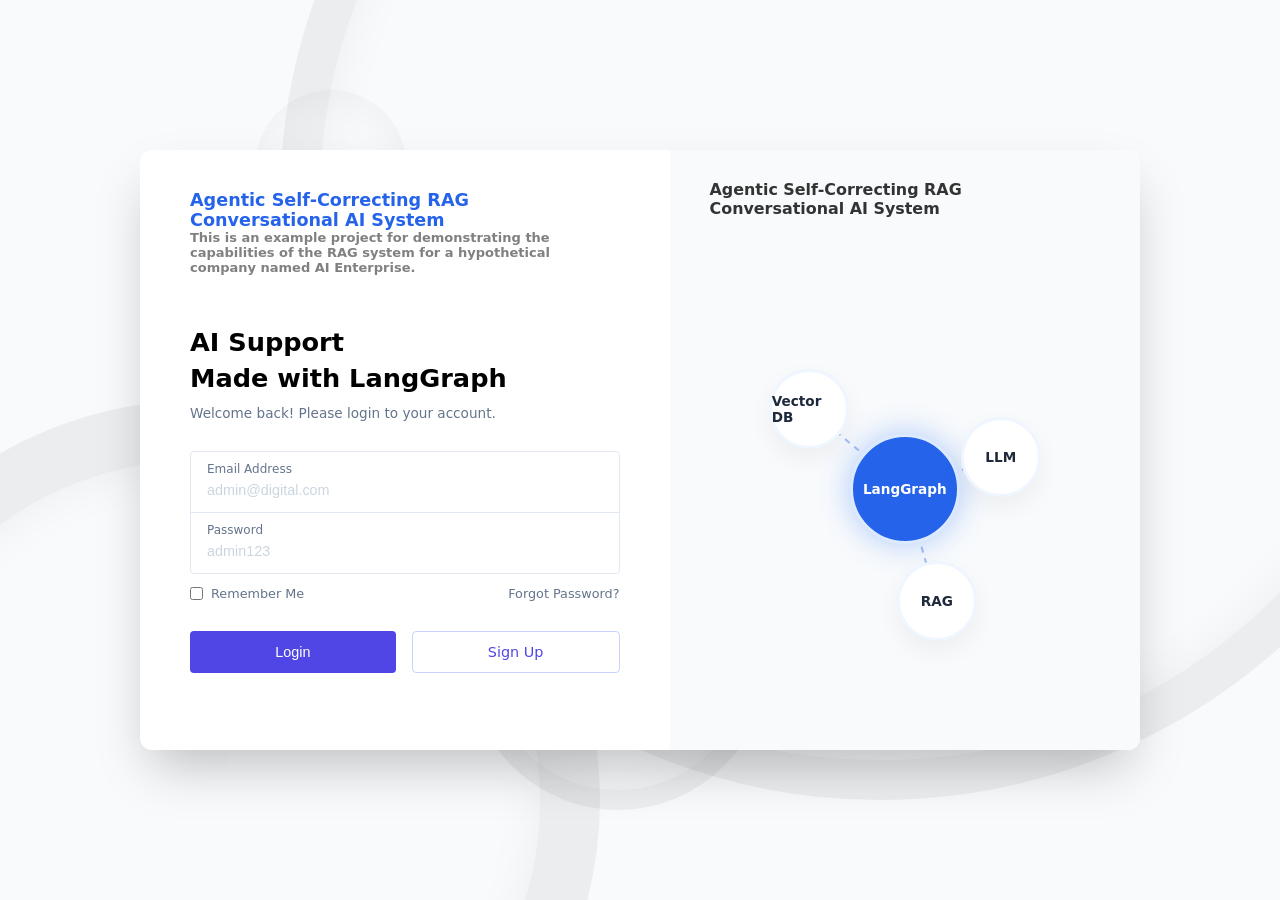
<file: frontend/index.html>
<!DOCTYPE html>
<html lang="en">
<head>
    <meta charset="UTF-8" />
    <title>Support Portal – Login</title>
    <meta name="viewport" content="width=device-width, initial-scale=1" />
    <link rel="stylesheet" href="/frontend/styles.css" />
</head>
<body class="page page-auth">
    <div class="bg-circles">
        <div class="circle circle-1"></div>
        <div class="circle circle-2"></div>
        <div class="circle circle-3"></div>
        <div class="circle circle-4"></div>
    </div>

    <div class="auth-card">
        <!-- LEFT SIDE: FORM -->
        <div class="auth-left">
            <div class="brand-text">Agentic Self-Correcting RAG Conversational AI System<br>
                <p style="color: grey; font-size: small;">This is an example project for demonstrating the capabilities of the RAG system for a hypothetical company named AI Enterprise.</p>
            </div>
            
            <div class="auth-header">
                <h1 class="auth-title">AI Support<br>Made with LangGraph</h1>
                <p class="auth-subtitle">Welcome back! Please login to your account.</p>
            </div>

            <form id="login-form" class="form auth-form">
                <div class="form-group-container">
                    <div class="form-group border-bottom">
                        <label for="login-email">Email Address</label>
                        <input id="login-email" name="email" type="email" class="input" placeholder="admin@digital.com" required />
                    </div>
                    <div class="form-group">
                        <label for="login-password">Password</label>
                        <input id="login-password" name="password" type="password" class="input" placeholder="admin123"" required />
                    </div>
                </div>

                <div class="form-options">
                    <label class="checkbox-label">
                        <input type="checkbox" />
                        <span>Remember Me</span>
                    </label>
                    <a href="#" class="forgot-link">Forgot Password?</a>
                </div>

                <div class="action-buttons">
                    <button type="submit" class="btn btn-primary">Login</button>
                    <a href="/signup" class="btn btn-outline">Sign Up</a>
                </div>
                <p id="login-error" class="form__error" hidden></p>
            </form>
        </div>

        <!-- RIGHT SIDE: RAG/LANGGRAPH ILLUSTRATION -->
        <div class="auth-right">
            <nav class="top-nav">
                <h3>Agentic Self-Correcting RAG Conversational AI System</h3>
            </nav>

            <div class="illustration-container">
                <div class="rag-graph">
                    <!-- Central Node -->
                    <div class="graph-node center-node">
                        <span>LangGraph</span>
                    </div>
                    <!-- Orbiting Nodes -->
                    <div class="graph-node orbit-node orbit-1"><span>Vector DB</span></div>
                    <div class="graph-node orbit-node orbit-2"><span>LLM</span></div>
                    <div class="graph-node orbit-node orbit-3"><span>RAG</span></div>
                    
                    <svg class="connecting-lines">
                        <line x1="50%" y1="50%" x2="20%" y2="25%" class="pulse-line" />
                        <line x1="50%" y1="50%" x2="80%" y2="40%" class="pulse-line" />
                        <line x1="50%" y1="50%" x2="60%" y2="85%" class="pulse-line" />
                    </svg>
                </div>
            </div>
        </div>
    </div>

    <script src="/frontend/login.js"></script>
</body>
</html>
</file>
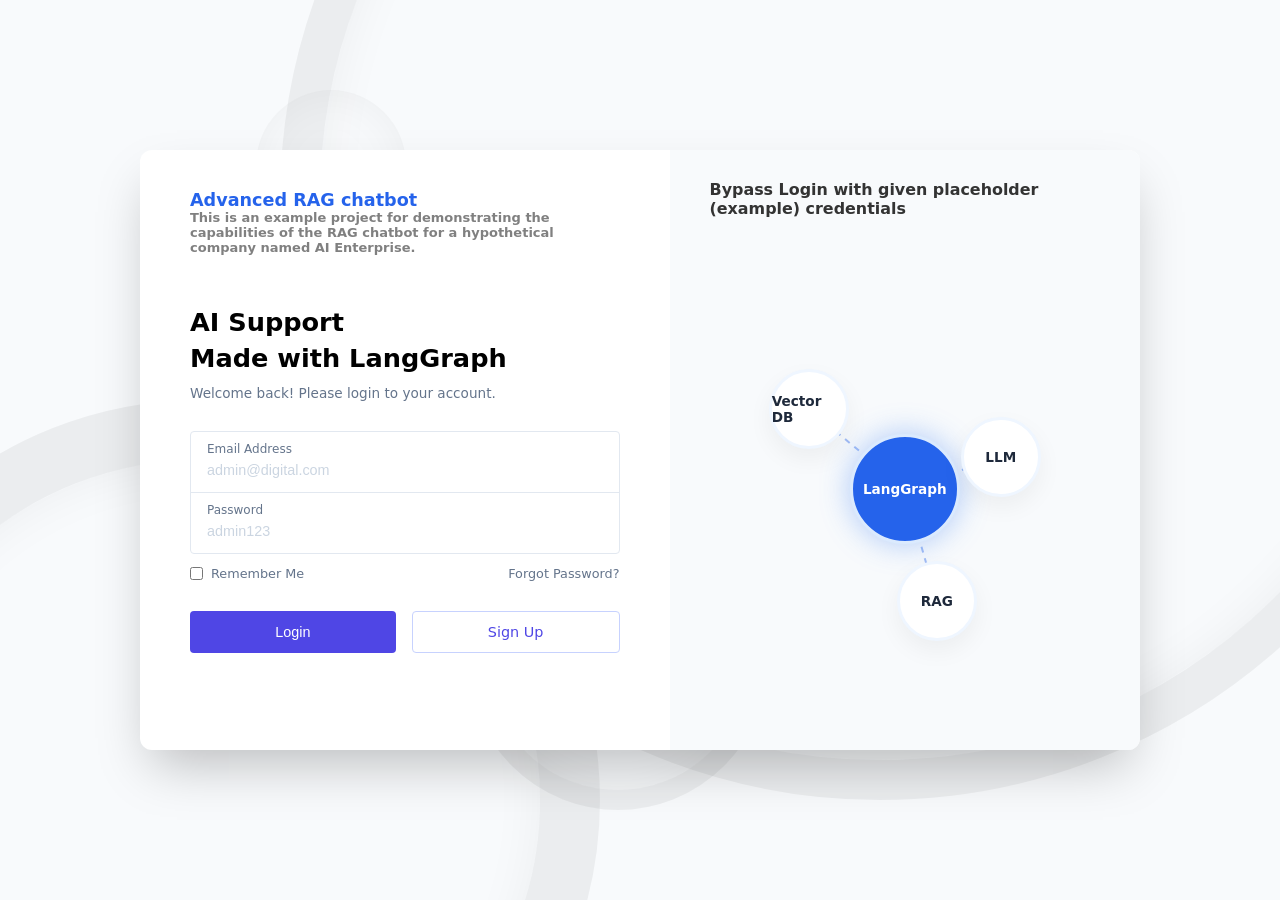
<file: backend/frontend/index.html>
<!DOCTYPE html>
<html lang="en">
<head>
    <meta charset="UTF-8" />
    <title>Support Portal – Login</title>
    <meta name="viewport" content="width=device-width, initial-scale=1" />
    <link rel="stylesheet" href="/frontend/styles.css" />
</head>
<body class="page page-auth">
    <div class="bg-circles">
        <div class="circle circle-1"></div>
        <div class="circle circle-2"></div>
        <div class="circle circle-3"></div>
        <div class="circle circle-4"></div>
    </div>

    <div class="auth-card">
        <!-- LEFT SIDE: FORM -->
        <div class="auth-left">
            <div class="brand-text">Advanced RAG chatbot <br>
                <p style="color: grey; font-size: small;">This is an example project for demonstrating the capabilities of the RAG chatbot for a hypothetical company named AI Enterprise.</p>
            </div>
            
            <div class="auth-header">
                <h1 class="auth-title">AI Support<br>Made with LangGraph</h1>
                <p class="auth-subtitle">Welcome back! Please login to your account.</p>
            </div>

            <form id="login-form" class="form auth-form">
                <div class="form-group-container">
                    <div class="form-group border-bottom">
                        <label for="login-email">Email Address</label>
                        <input id="login-email" name="email" type="email" class="input" placeholder="admin@digital.com" required />
                    </div>
                    <div class="form-group">
                        <label for="login-password">Password</label>
                        <input id="login-password" name="password" type="password" class="input" placeholder="admin123"" required />
                    </div>
                </div>

                <div class="form-options">
                    <label class="checkbox-label">
                        <input type="checkbox" />
                        <span>Remember Me</span>
                    </label>
                    <a href="#" class="forgot-link">Forgot Password?</a>
                </div>

                <div class="action-buttons">
                    <button type="submit" class="btn btn-primary">Login</button>
                    <a href="/signup" class="btn btn-outline">Sign Up</a>
                </div>
                <p id="login-error" class="form__error" hidden></p>
            </form>
        </div>

        <!-- RIGHT SIDE: RAG/LANGGRAPH ILLUSTRATION -->
        <div class="auth-right">
            <nav class="top-nav">
                <h3>Bypass Login with given placeholder (example) credentials</h3>
            </nav>

            <div class="illustration-container">
                <div class="rag-graph">
                    <!-- Central Node -->
                    <div class="graph-node center-node">
                        <span>LangGraph</span>
                    </div>
                    <!-- Orbiting Nodes -->
                    <div class="graph-node orbit-node orbit-1"><span>Vector DB</span></div>
                    <div class="graph-node orbit-node orbit-2"><span>LLM</span></div>
                    <div class="graph-node orbit-node orbit-3"><span>RAG</span></div>
                    
                    <svg class="connecting-lines">
                        <line x1="50%" y1="50%" x2="20%" y2="25%" class="pulse-line" />
                        <line x1="50%" y1="50%" x2="80%" y2="40%" class="pulse-line" />
                        <line x1="50%" y1="50%" x2="60%" y2="85%" class="pulse-line" />
                    </svg>
                </div>
            </div>
        </div>
    </div>

    <script src="/frontend/login.js"></script>
</body>
</html>
</file>
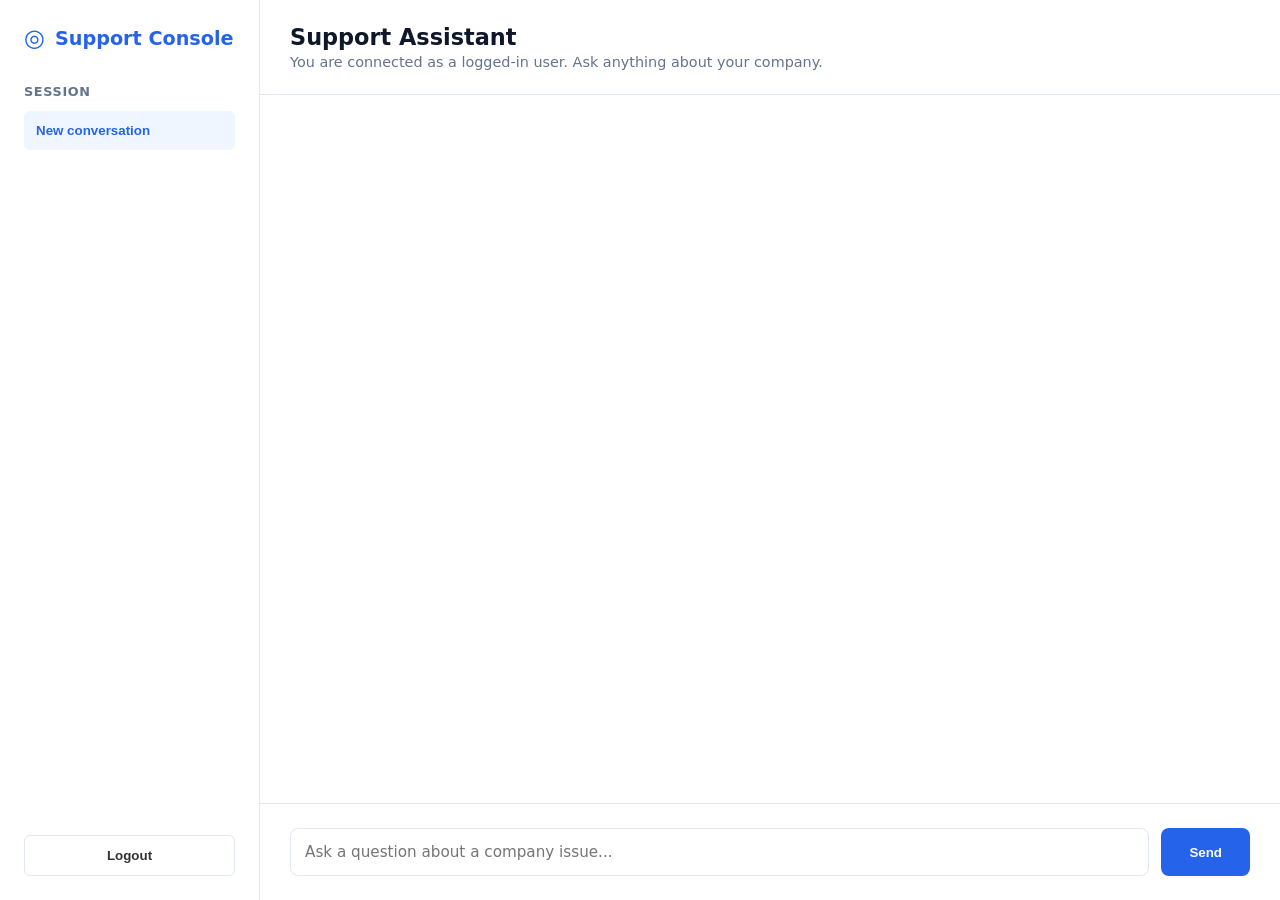
<file: frontend/chat.html>
<!DOCTYPE html>
<html lang="en">
  <head>
    <meta charset="UTF-8" />
    <title>Support Portal – Chatbot</title>
    <meta name="viewport" content="width=device-width, initial-scale=1" />
    <link rel="stylesheet" href="/frontend/styles.css" />
  </head>
  <body class="page">
    <div class="bg-shapes">
      <div class="shape shape-1"></div>
      <div class="shape shape-2"></div>
      <div class="shape shape-3"></div>
    </div>
    <div class="layout">
      <aside class="sidebar">
        <div class="sidebar__brand">
          <span class="sidebar__logo">◎</span>
          <span class="sidebar__title">Support Console</span>
        </div>
        <div class="sidebar__section">
          <p class="sidebar__label">Session</p>
          <button id="new-chat" class="chip">New conversation</button>
        </div>
        <div class="sidebar__section sidebar__section--bottom">
          <button id="logout-btn" class="button button--secondary">
            <span class="button__label">Logout</span>
          </button>
        </div>
      </aside>

      <main class="chat">
        <header class="chat__header">
          <div>
            <h1 class="chat__title">Support Assistant</h1>
            <p class="chat__subtitle">
              You are connected as a logged-in user. Ask anything about your
              company.
            </p>
          </div>
        </header>

        <section id="messages" class="chat__messages" aria-live="polite"></section>

        <form id="chat-form" class="chat__composer">
          <textarea
            id="chat-input"
            class="input input--multiline"
            rows="1"
            placeholder="Ask a question about a company issue..."
            required
          ></textarea>
          <button type="submit" class="button button--primary">
            <span class="button__label">Send</span>
          </button>
        </form>
      </main>
    </div>

    <script src="/frontend/chat.js"></script>
  </body>
</html>
</file>
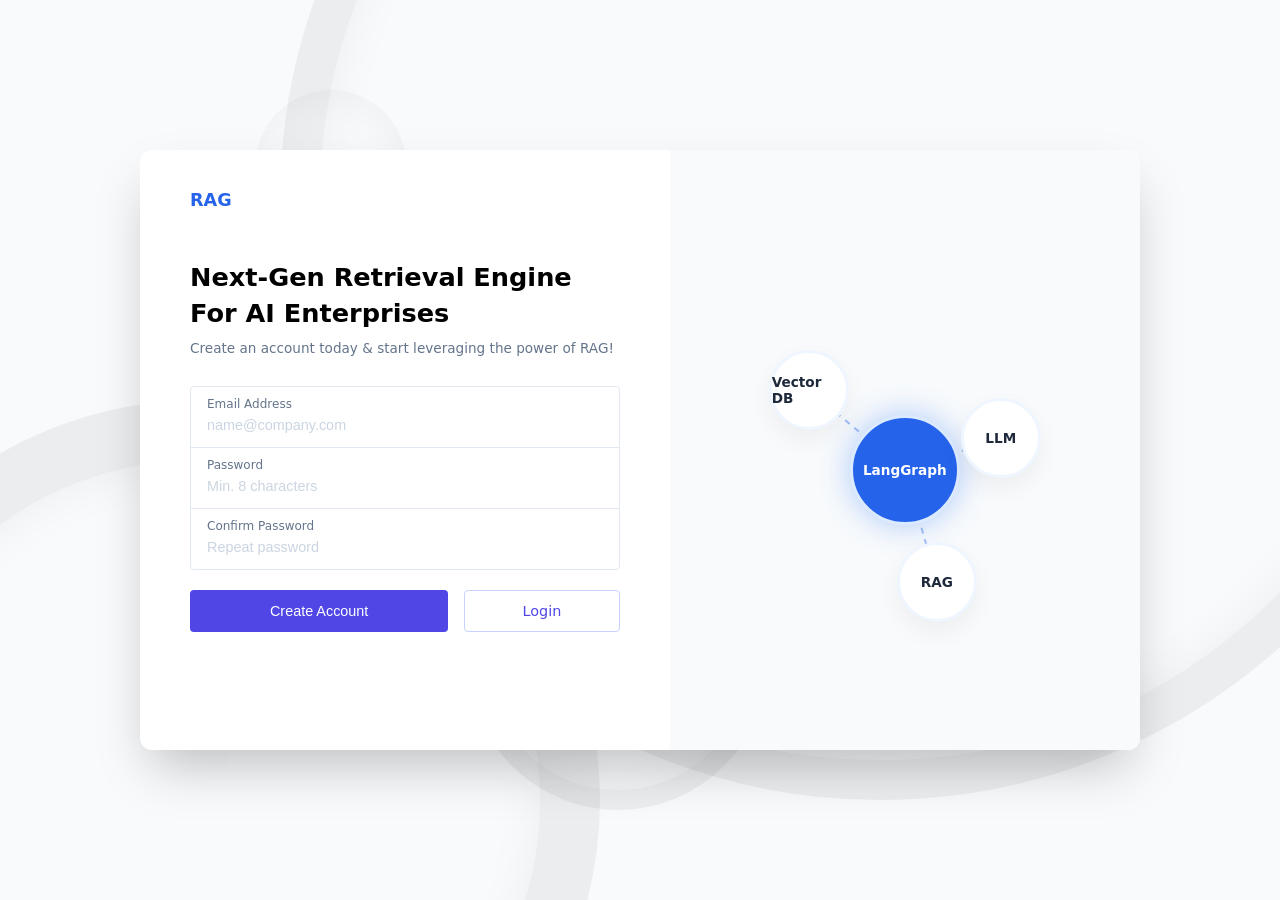
<file: frontend/signup.html>
<!DOCTYPE html>
<html lang="en">
<head>
    <meta charset="UTF-8" />
    <title>Support Portal – Create Account</title>
    <meta name="viewport" content="width=device-width, initial-scale=1" />
    <link rel="stylesheet" href="/frontend/styles.css" />
</head>
<body class="page page-auth">
    <div class="bg-circles">
        <div class="circle circle-1"></div>
        <div class="circle circle-2"></div>
        <div class="circle circle-3"></div>
        <div class="circle circle-4"></div>
    </div>

    <div class="auth-card">
        <div class="auth-left">
            <div class="brand-text">RAG</div>
            
            <div class="auth-header">
                <h1 class="auth-title">Next-Gen Retrieval Engine<br>For AI Enterprises</h1>
                <p class="auth-subtitle">Create an account today & start leveraging the power of RAG!</p>
            </div>

            <form id="signup-form" class="form auth-form">
                <div class="form-group-container">
                    <div class="form-group border-bottom">
                        <label for="signup-email">Email Address</label>
                        <input id="signup-email" name="email" type="email" class="input" placeholder="name@company.com" required />
                    </div>
                    <div class="form-group border-bottom">
                        <label for="signup-password">Password</label>
                        <input id="signup-password" name="password" type="password" class="input" placeholder="Min. 8 characters" minlength="8" required />
                    </div>
                    <div class="form-group">
                        <label for="signup-password-confirm">Confirm Password</label>
                        <input id="signup-password-confirm" name="passwordConfirm" type="password" class="input" placeholder="Repeat password" required />
                    </div>
                </div>

                <div class="action-buttons" style="margin-top: 20px;">
                    <button type="submit" class="btn btn-primary" style="flex: 2;">Create Account</button>
                    <a href="/" class="btn btn-outline" style="flex: 1;">Login</a>
                </div>

                <p id="signup-error" class="form__error" hidden></p>
                <p id="signup-success" class="form__success" hidden>Account created! Login now!</p>
            </form>

        
        </div>

        <div class="auth-right">
            

            <div class="illustration-container">
                <div class="rag-graph">
                    <!-- Central Node -->
                    <div class="graph-node center-node">
                        <span>LangGraph</span>
                    </div>
                    <!-- Orbiting Nodes -->
                    <div class="graph-node orbit-node orbit-1"><span>Vector DB</span></div>
                    <div class="graph-node orbit-node orbit-2"><span>LLM</span></div>
                    <div class="graph-node orbit-node orbit-3"><span>RAG</span></div>
                    
                    <svg class="connecting-lines">
                        <line x1="50%" y1="50%" x2="20%" y2="25%" class="pulse-line" />
                        <line x1="50%" y1="50%" x2="80%" y2="40%" class="pulse-line" />
                        <line x1="50%" y1="50%" x2="60%" y2="85%" class="pulse-line" />
                    </svg>
                </div>
            </div>
        </div>
    </div>

    <script src="/frontend/login.js"></script>
</body>
</html>
</file>
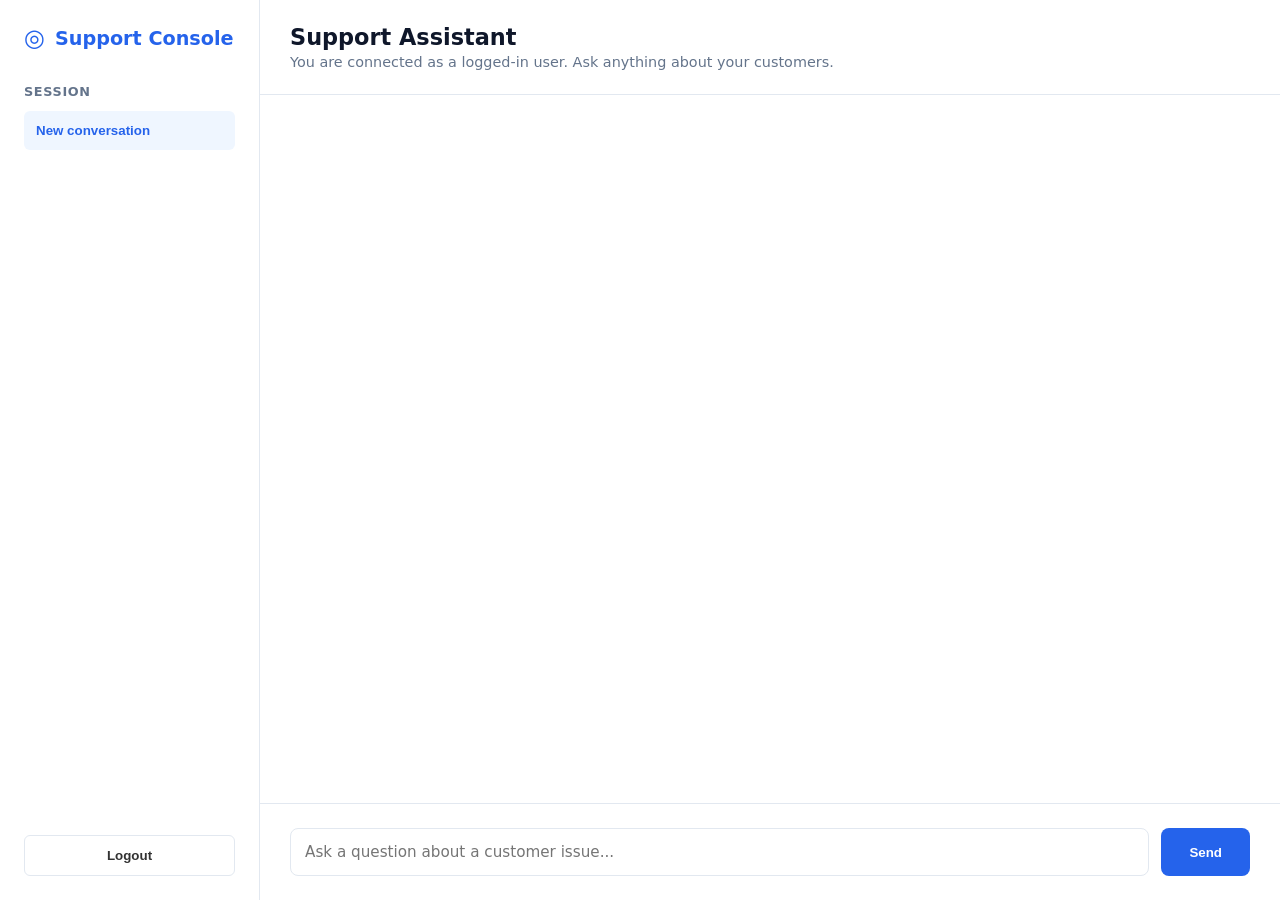
<file: backend/frontend/chat.html>
<!DOCTYPE html>
<html lang="en">
  <head>
    <meta charset="UTF-8" />
    <title>Support Portal – Chatbot</title>
    <meta name="viewport" content="width=device-width, initial-scale=1" />
    <link rel="stylesheet" href="/frontend/styles.css" />
  </head>
  <body class="page">
    <div class="bg-shapes">
      <div class="shape shape-1"></div>
      <div class="shape shape-2"></div>
      <div class="shape shape-3"></div>
    </div>
    <div class="layout">
      <aside class="sidebar">
        <div class="sidebar__brand">
          <span class="sidebar__logo">◎</span>
          <span class="sidebar__title">Support Console</span>
        </div>
        <div class="sidebar__section">
          <p class="sidebar__label">Session</p>
          <button id="new-chat" class="chip">New conversation</button>
        </div>
        <div class="sidebar__section sidebar__section--bottom">
          <button id="logout-btn" class="button button--secondary">
            <span class="button__label">Logout</span>
          </button>
        </div>
      </aside>

      <main class="chat">
        <header class="chat__header">
          <div>
            <h1 class="chat__title">Support Assistant</h1>
            <p class="chat__subtitle">
              You are connected as a logged-in user. Ask anything about your
              customers.
            </p>
          </div>
        </header>

        <section id="messages" class="chat__messages" aria-live="polite"></section>

        <form id="chat-form" class="chat__composer">
          <textarea
            id="chat-input"
            class="input input--multiline"
            rows="1"
            placeholder="Ask a question about a customer issue..."
            required
          ></textarea>
          <button type="submit" class="button button--primary">
            <span class="button__label">Send</span>
          </button>
        </form>
      </main>
    </div>

    <script src="/frontend/chat.js"></script>
  </body>
</html>
</file>
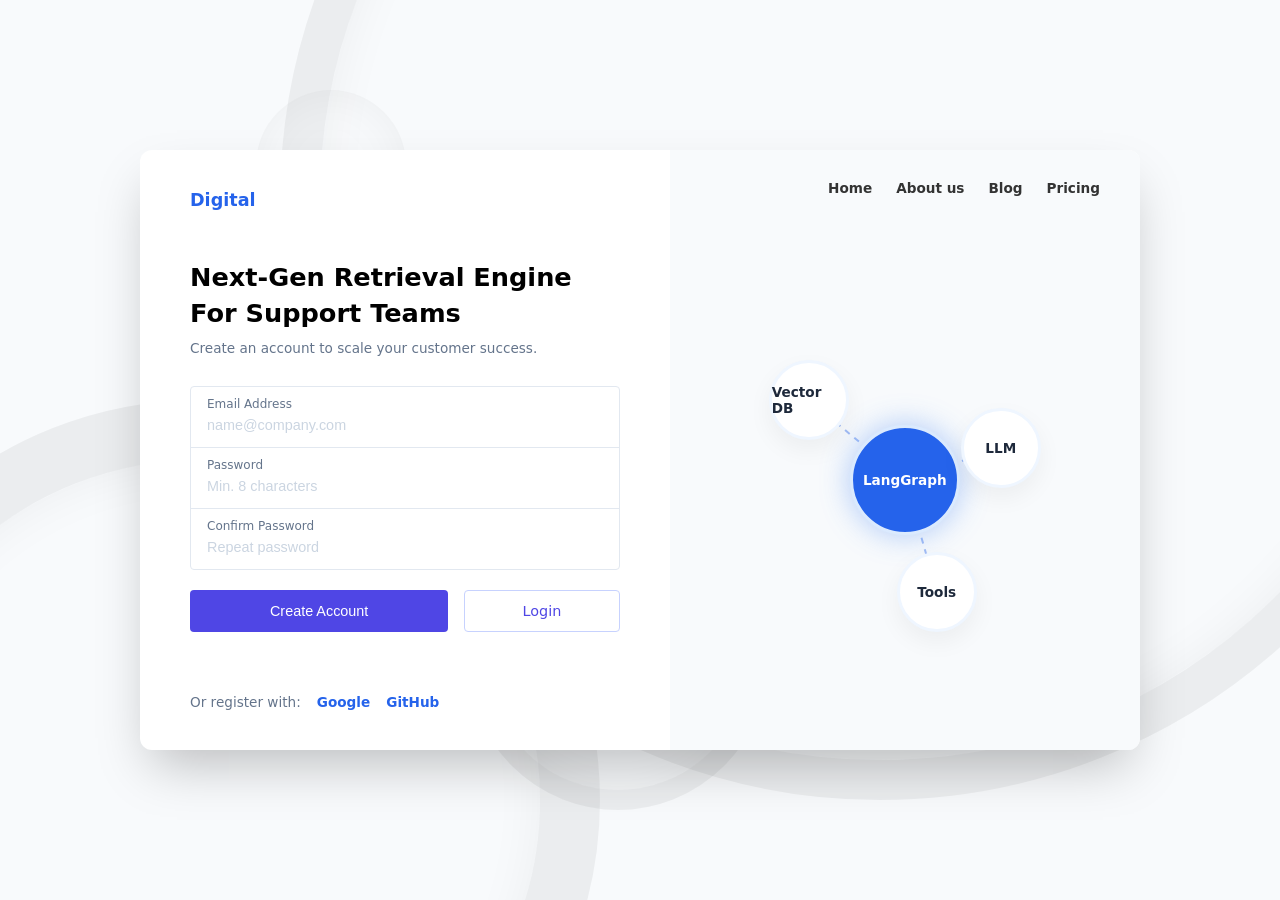
<file: backend/frontend/signup.html>
<!DOCTYPE html>
<html lang="en">
<head>
    <meta charset="UTF-8" />
    <title>Support Portal – Create Account</title>
    <meta name="viewport" content="width=device-width, initial-scale=1" />
    <link rel="stylesheet" href="/frontend/styles.css" />
</head>
<body class="page page-auth">
    <div class="bg-circles">
        <div class="circle circle-1"></div>
        <div class="circle circle-2"></div>
        <div class="circle circle-3"></div>
        <div class="circle circle-4"></div>
    </div>

    <div class="auth-card">
        <div class="auth-left">
            <div class="brand-text">Digital</div>
            
            <div class="auth-header">
                <h1 class="auth-title">Next-Gen Retrieval Engine<br>For Support Teams</h1>
                <p class="auth-subtitle">Create an account to scale your customer success.</p>
            </div>

            <form id="signup-form" class="form auth-form">
                <div class="form-group-container">
                    <div class="form-group border-bottom">
                        <label for="signup-email">Email Address</label>
                        <input id="signup-email" name="email" type="email" class="input" placeholder="name@company.com" required />
                    </div>
                    <div class="form-group border-bottom">
                        <label for="signup-password">Password</label>
                        <input id="signup-password" name="password" type="password" class="input" placeholder="Min. 8 characters" minlength="8" required />
                    </div>
                    <div class="form-group">
                        <label for="signup-password-confirm">Confirm Password</label>
                        <input id="signup-password-confirm" name="passwordConfirm" type="password" class="input" placeholder="Repeat password" required />
                    </div>
                </div>

                <div class="action-buttons" style="margin-top: 20px;">
                    <button type="submit" class="btn btn-primary" style="flex: 2;">Create Account</button>
                    <a href="/" class="btn btn-outline" style="flex: 1;">Login</a>
                </div>

                <p id="signup-error" class="form__error" hidden></p>
                <p id="signup-success" class="form__success" hidden>Account created! Redirecting to login...</p>
            </form>

            <div class="social-login">
                <span class="social-text">Or register with:</span>
                <div class="social-links">
                    <a href="#">Google</a>
                    <a href="#">GitHub</a>
                </div>
            </div>
        </div>

        <div class="auth-right">
            <nav class="top-nav">
                <a href="#">Home</a>
                <a href="#">About us</a>
                <a href="#">Blog</a>
                <a href="#">Pricing</a>
            </nav>

            <div class="illustration-container">
                <div class="rag-graph">
                    <!-- Central Node -->
                    <div class="graph-node center-node">
                        <span>LangGraph</span>
                    </div>
                    <!-- Orbiting Nodes -->
                    <div class="graph-node orbit-node orbit-1"><span>Vector DB</span></div>
                    <div class="graph-node orbit-node orbit-2"><span>LLM</span></div>
                    <div class="graph-node orbit-node orbit-3"><span>Tools</span></div>
                    
                    <svg class="connecting-lines">
                        <line x1="50%" y1="50%" x2="20%" y2="25%" class="pulse-line" />
                        <line x1="50%" y1="50%" x2="80%" y2="40%" class="pulse-line" />
                        <line x1="50%" y1="50%" x2="60%" y2="85%" class="pulse-line" />
                    </svg>
                </div>
            </div>
        </div>
    </div>

    <script src="/frontend/login.js"></script>
</body>
</html>
</file>
<file: frontend/styles.css>
/* --- Variables & Reset --- */
:root {
  --bg-primary: #3b82f6; /* Bright Blue matches exactly to the image */
  --bg-chat: #f8fafc;
  --text-main: #333333;
  --text-muted: #64748b;
  --border-color: #e2e8f0;
  --accent: #2563eb;
  --radius-lg: 12px;
  --transition-fast: 160ms ease-out;
}

*, *::before, *::after {
  box-sizing: border-box;
  margin: 0;
  padding: 0;
}

body {
  min-height: 100vh;
  font-family: system-ui, -apple-system, BlinkMacSystemFont, "Segoe UI", Roboto, sans-serif;
  color: var(--text-main);
  -webkit-font-smoothing: antialiased;
  overflow-x: hidden;
}

/* --- Auth Page Styles --- */
.page-auth {
  background-color: var(--bg-primary);
  display: flex;
  align-items: center;
  justify-content: center;
  padding: 32px 16px;
  position: relative;
}

.bg-circles {
  position: absolute;
  top: 0; left: 0; width: 100%; height: 100%;
  z-index: 0; overflow: hidden; pointer-events: none;
}

.circle {
  position: absolute;
  border-radius: 50%;
  border: 40px solid rgba(0, 0, 0, 0.05);
  box-shadow: inset 0 0 50px rgba(0, 0, 0, 0.05);
  animation: bgRotate 60s linear infinite;
}

@keyframes bgRotate {
  from { transform: rotate(0deg); }
  to { transform: rotate(360deg); }
}

.circle-1 { width: 1200px; height: 1200px; top: -400px; right: -200px; }
.circle-2 { width: 800px; height: 800px; bottom: -300px; left: -200px; border-width: 60px; }
.circle-3 { width: 300px; height: 300px; bottom: 10%; right: 40%; border-width: 20px; }
.circle-4 { width: 150px; height: 150px; top: 10%; left: 20%; background-color: rgba(255, 255, 255, 0.05); border: none; }

.auth-card {
  position: relative;
  z-index: 1;
  background: #ffffff;
  border-radius: var(--radius-lg);
  box-shadow: 0 25px 50px -12px rgba(0, 0, 0, 0.25);
  width: 100%;
  max-width: 1000px;
  min-height: 600px;
  display: flex;
  flex-direction: row;
  overflow: hidden;
  animation: slideUp 0.6s cubic-bezier(0.2, 0.8, 0.2, 1);
}

@keyframes slideUp {
  from { opacity: 0; transform: translateY(20px); }
  to { opacity: 1; transform: translateY(0); }
}

.auth-left {
  flex: 1.1;
  padding: 40px 50px;
  display: flex;
  flex-direction: column;
}

.auth-right {
  flex: 1;
  background: var(--bg-chat);
  padding: 30px 40px;
  display: flex;
  flex-direction: column;
}

@media (max-width: 800px) {
  .auth-card { flex-direction: column; max-width: 500px; }
  .auth-right { display: none; }
  .auth-left { padding: 30px; }
}

/* --- Left Side --- */
.brand-text {
  color: var(--accent);
  font-weight: 700;
  font-size: 1.1rem;
  margin-bottom: 50px;
}

.auth-title {
  color: black;
  font-size: 1.6rem;
  font-weight: 700;
  line-height: 1.4;
  margin-bottom: 8px;
}

.auth-subtitle {
  color: var(--text-muted);
  font-size: 0.85rem;
  margin-bottom: 30px;
}

.form-group-container {
  border: 1px solid var(--border-color);
  border-radius: 4px;
}

.form-group {
  display: flex;
  flex-direction: column;
  padding: 10px 16px;
  position: relative;
  transition: background 0.2s;
}

.form-group:hover, .form-group:focus-within {
  background: #f8fafc;
}

.border-bottom {
  border-bottom: 1px solid var(--border-color);
}

.form-group label {
  font-size: 0.75rem;
  color: var(--text-muted);
  margin-bottom: 2px;
}

.form-group input {
  border: none;
  background: transparent;
  outline: none;
  font-size: 0.9rem;
  color: var(--text-main);
  padding: 4px 0;
  width: 100%;
}

.form-group input::placeholder {
  color: #cbd5e1;
}

.form-options {
  display: flex;
  justify-content: space-between;
  align-items: center;
  font-size: 0.8rem;
  margin-top: 12px;
}

.checkbox-label {
  display: flex;
  align-items: center;
  gap: 8px;
  color: var(--text-muted);
  cursor: pointer;
}

.forgot-link {
  color: var(--text-muted);
  text-decoration: none;
}
.forgot-link:hover { color: var(--accent); }

.action-buttons {
  display: flex;
  gap: 16px;
  margin-top: 30px;
}

.btn {
  padding: 12px 24px;
  border-radius: 4px;
  font-size: 0.9rem;
  font-weight: 500;
  cursor: pointer;
  text-align: center;
  text-decoration: none;
  border: none;
  transition: all var(--transition-fast);
}

.btn-primary {
  background: #4f46e5;
  color: white;
  flex: 1;
}
.btn-primary:hover { background: #4338ca; }

.btn-outline {
  background: transparent;
  color: #4f46e5;
  border: 1px solid #c7d2fe;
  flex: 1;
}
.btn-outline:hover { background: #e0e7ff; }

/* Status messages */
.form__error { color: #ef4444; font-size: 0.85rem; margin-top: 12px; }
.form__success { color: #10b981; font-size: 0.85rem; margin-top: 12px; }

.social-login {
  margin-top: auto;
  padding-top: 30px;
  display: flex;
  align-items: center;
  gap: 16px;
  font-size: 0.85rem;
}

.social-text {
  color: var(--text-muted);
}

.social-links {
  display: flex;
  gap: 16px;
}

.social-links a {
  color: var(--accent);
  text-decoration: none;
  font-weight: 600;
}
.social-links a:hover { text-decoration: underline; }

/* --- Right Side --- */
.top-nav {
  display: flex;
  gap: 24px;
  justify-content: flex-end;
  font-size: 0.85rem;
  font-weight: 600;
}

.top-nav a {
  color: var(--text-main);
  text-decoration: none;
  padding-bottom: 4px;
}

.top-nav a.active {
  color: var(--accent);
  border-bottom: 2px solid var(--accent);
}

.illustration-container {
  flex: 1;
  display: flex;
  align-items: center;
  justify-content: center;
  position: relative;
  margin-top: 40px;
}

/* --- RAG / LangGraph CSS Illustration --- */
.rag-graph {
  position: relative;
  width: 320px;
  height: 320px;
}

.graph-node {
  position: absolute;
  background: white;
  border-radius: 50%;
  display: flex;
  align-items: center;
  justify-content: center;
  font-weight: 600;
  font-size: 0.85rem;
  color: #1e293b;
  z-index: 2;
  border: 3px solid #eff6ff;
  box-shadow: 0 10px 25px rgba(0,0,0,0.05);
}

.center-node {
  width: 110px;
  height: 110px;
  top: 50%;
  left: 50%;
  transform: translate(-50%, -50%);
  background: var(--accent);
  color: white;
  border-color: #dbeafe;
  box-shadow: 0 0 30px rgba(59, 130, 246, 0.4);
}

.orbit-node {
  width: 80px;
  height: 80px;
}

.orbit-1 { top: 25%; left: 20%; transform: translate(-50%, -50%); animation: floatNode 4s ease-in-out infinite alternate; }
.orbit-2 { top: 40%; left: 80%; transform: translate(-50%, -50%); animation: floatNode 5s ease-in-out infinite alternate-reverse; }
.orbit-3 { top: 85%; left: 60%; transform: translate(-50%, -50%); animation: floatNode 4.5s ease-in-out infinite alternate; }

.connecting-lines {
  position: absolute;
  top: 0; left: 0;
  width: 100%; height: 100%;
  z-index: 1;
}

.pulse-line {
  stroke: var(--accent);
  stroke-width: 2;
  stroke-dasharray: 6;
  opacity: 0.4;
  animation: dash 20s linear infinite;
}

@keyframes floatNode {
  0% { transform: translate(-50%, -50%) translateY(0px); }
  100% { transform: translate(-50%, -50%) translateY(-12px); }
}

@keyframes dash {
  to { stroke-dashoffset: 200; }
}

/* --- Chat Specific (Main App) --- */
.page { 
  display: flex; 
  min-height: 100vh; 
  background-color: var(--bg-chat); 
}

.layout {
  display: grid;
  grid-template-columns: 260px 1fr;
  width: 100%;
  max-width: 1400px;
  margin: 0 auto;
  height: 100vh;
  box-shadow: 0 0 20px rgba(0,0,0,0.05);
  background: white;
}

.sidebar {
  background: #ffffff;
  border-right: 1px solid var(--border-color);
  padding: 24px;
  display: flex;
  flex-direction: column;
}

.sidebar__brand { font-size: 1.2rem; font-weight: bold; color: var(--accent); margin-bottom: 2rem; display: flex; align-items: center; gap: 10px; }
.sidebar__logo { font-size: 1.5rem; }
.sidebar__section { margin-bottom: 2rem; }
.sidebar__label { font-size: 0.8rem; color: var(--text-muted); margin-bottom: 12px; text-transform: uppercase; font-weight: 600; letter-spacing: 0.05em; }

.chip { width: 100%; padding: 12px; background: #eff6ff; color: var(--accent); border: none; border-radius: 6px; cursor: pointer; text-align: left; font-weight: 600; }
.sidebar__section--bottom { margin-top: auto; margin-bottom: 0; }

.button--secondary { background: white; border: 1px solid var(--border-color); color: var(--text-main); width: 100%; padding: 12px; border-radius: 6px; cursor: pointer; font-weight: 600; transition: background 0.2s;}
.button--secondary:hover { background: #f8fafc; }

.chat {
  display: flex;
  flex-direction: column;
  background: #ffffff;
}

.chat__header { padding: 24px 30px; border-bottom: 1px solid var(--border-color); }
.chat__title { font-size: 1.4rem; color: #0f172a; margin-bottom: 4px; }
.chat__subtitle { font-size: 0.9rem; color: var(--text-muted); }

.chat__messages {
  flex: 1;
  overflow-y: auto;
  padding: 30px;
  display: flex;
  flex-direction: column;
  gap: 20px;
}

.message {
  max-width: 80%;
  display: flex;
  flex-direction: column;
  gap: 6px;
}

.message--user { align-self: flex-end; }
.message--bot { align-self: flex-start; }

.message__content {
  padding: 14px 18px;
  border-radius: 12px;
  font-size: 0.95rem;
  line-height: 1.5;
}

.message--user .message__content { background: var(--accent); color: white; border-bottom-right-radius: 4px; }
.message--bot .message__content { background: #f1f5f9; color: #1e293b; border-bottom-left-radius: 4px; border: 1px solid var(--border-color); }

.message__meta { display: flex; gap: 10px; font-size: 0.75rem; color: var(--text-muted); padding: 0 5px; }
.message--bot .message__meta { flex-direction: row-reverse; }

.chat__composer {
  padding: 24px 30px;
  border-top: 1px solid var(--border-color);
  display: flex;
  gap: 12px;
  background: white;
}

.input--multiline {
  flex: 1;
  padding: 14px;
  border: 1px solid var(--border-color);
  border-radius: 8px;
  resize: none;
  outline: none;
  font-size: 0.95rem;
  font-family: inherit;
}
.input--multiline:focus { border-color: var(--accent); box-shadow: 0 0 0 3px rgba(37, 99, 235, 0.1); }

.button--primary {
  padding: 0 28px;
  border-radius: 8px;
  background: var(--accent);
  color: white;
  border: none;
  font-weight: 600;
  cursor: pointer;
  transition: background 0.2s;
}
.button--primary:hover { background: #1d4ed8; }
</file>
